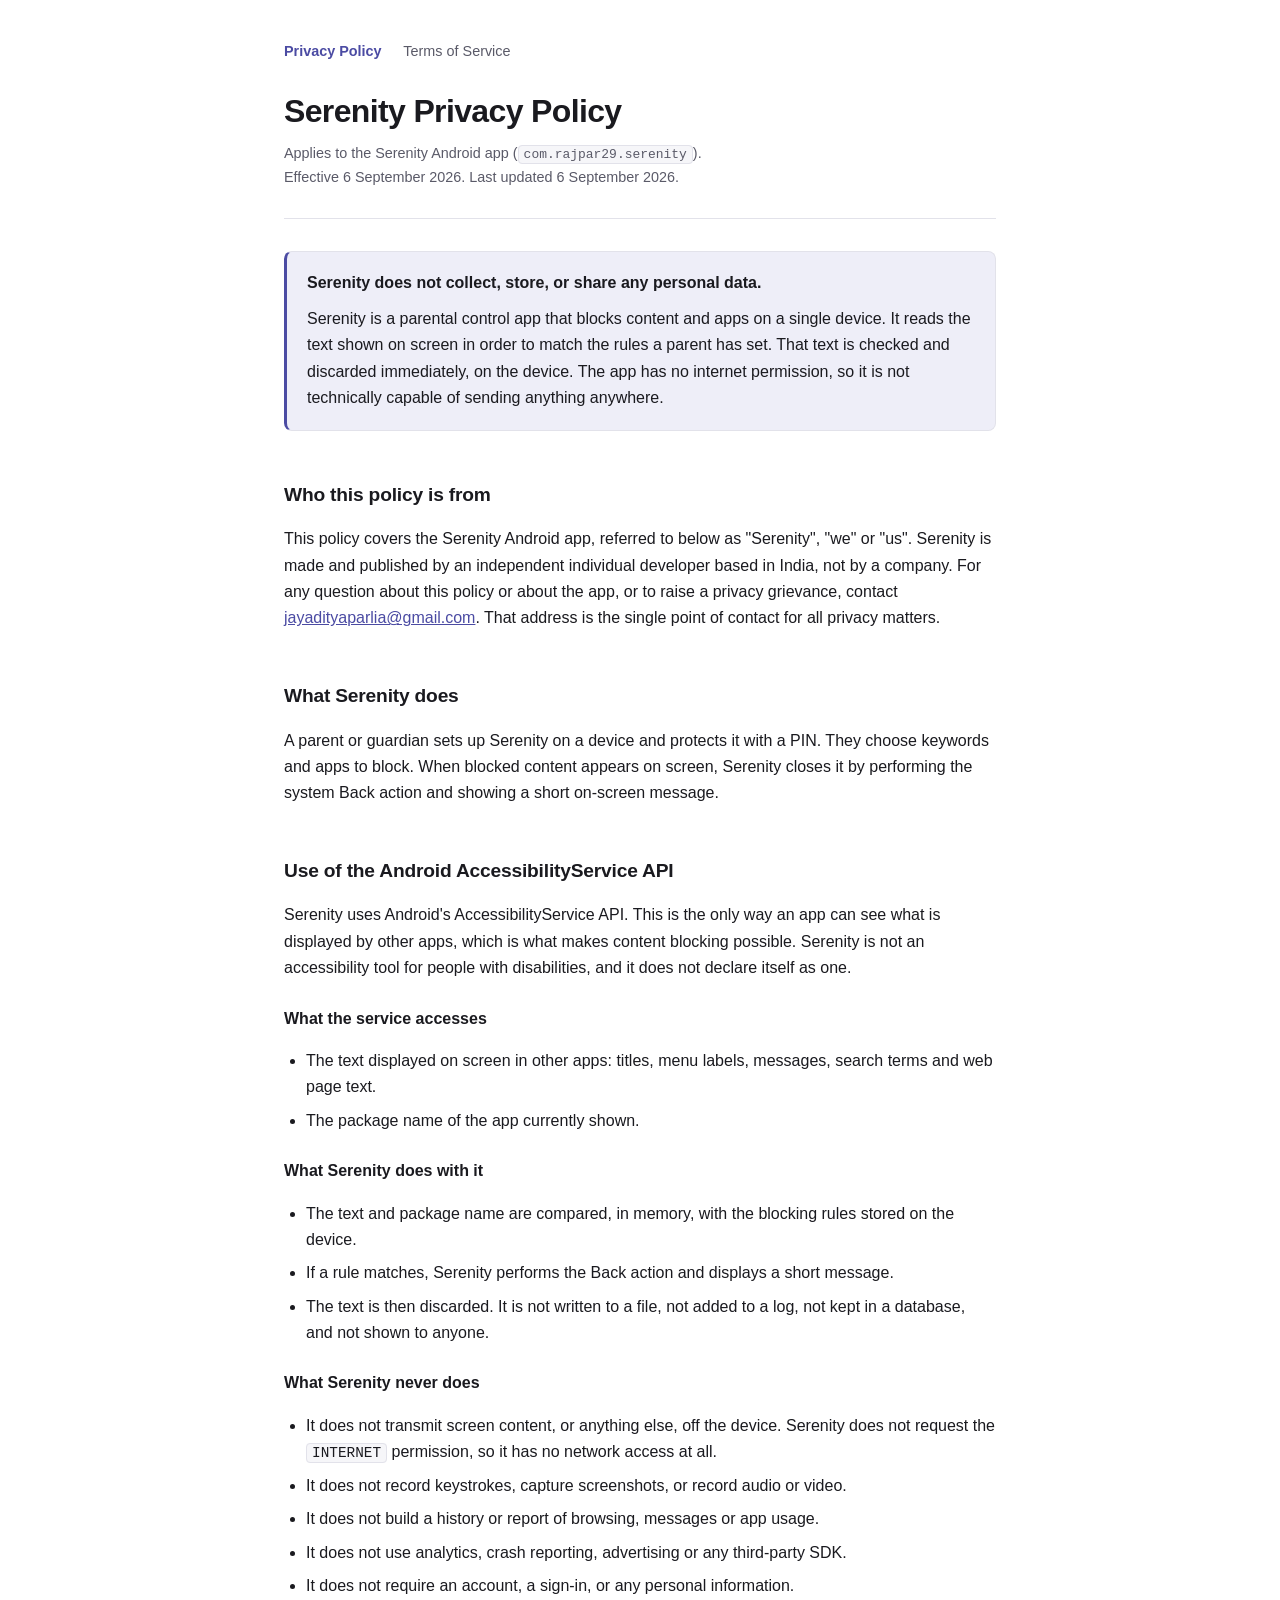
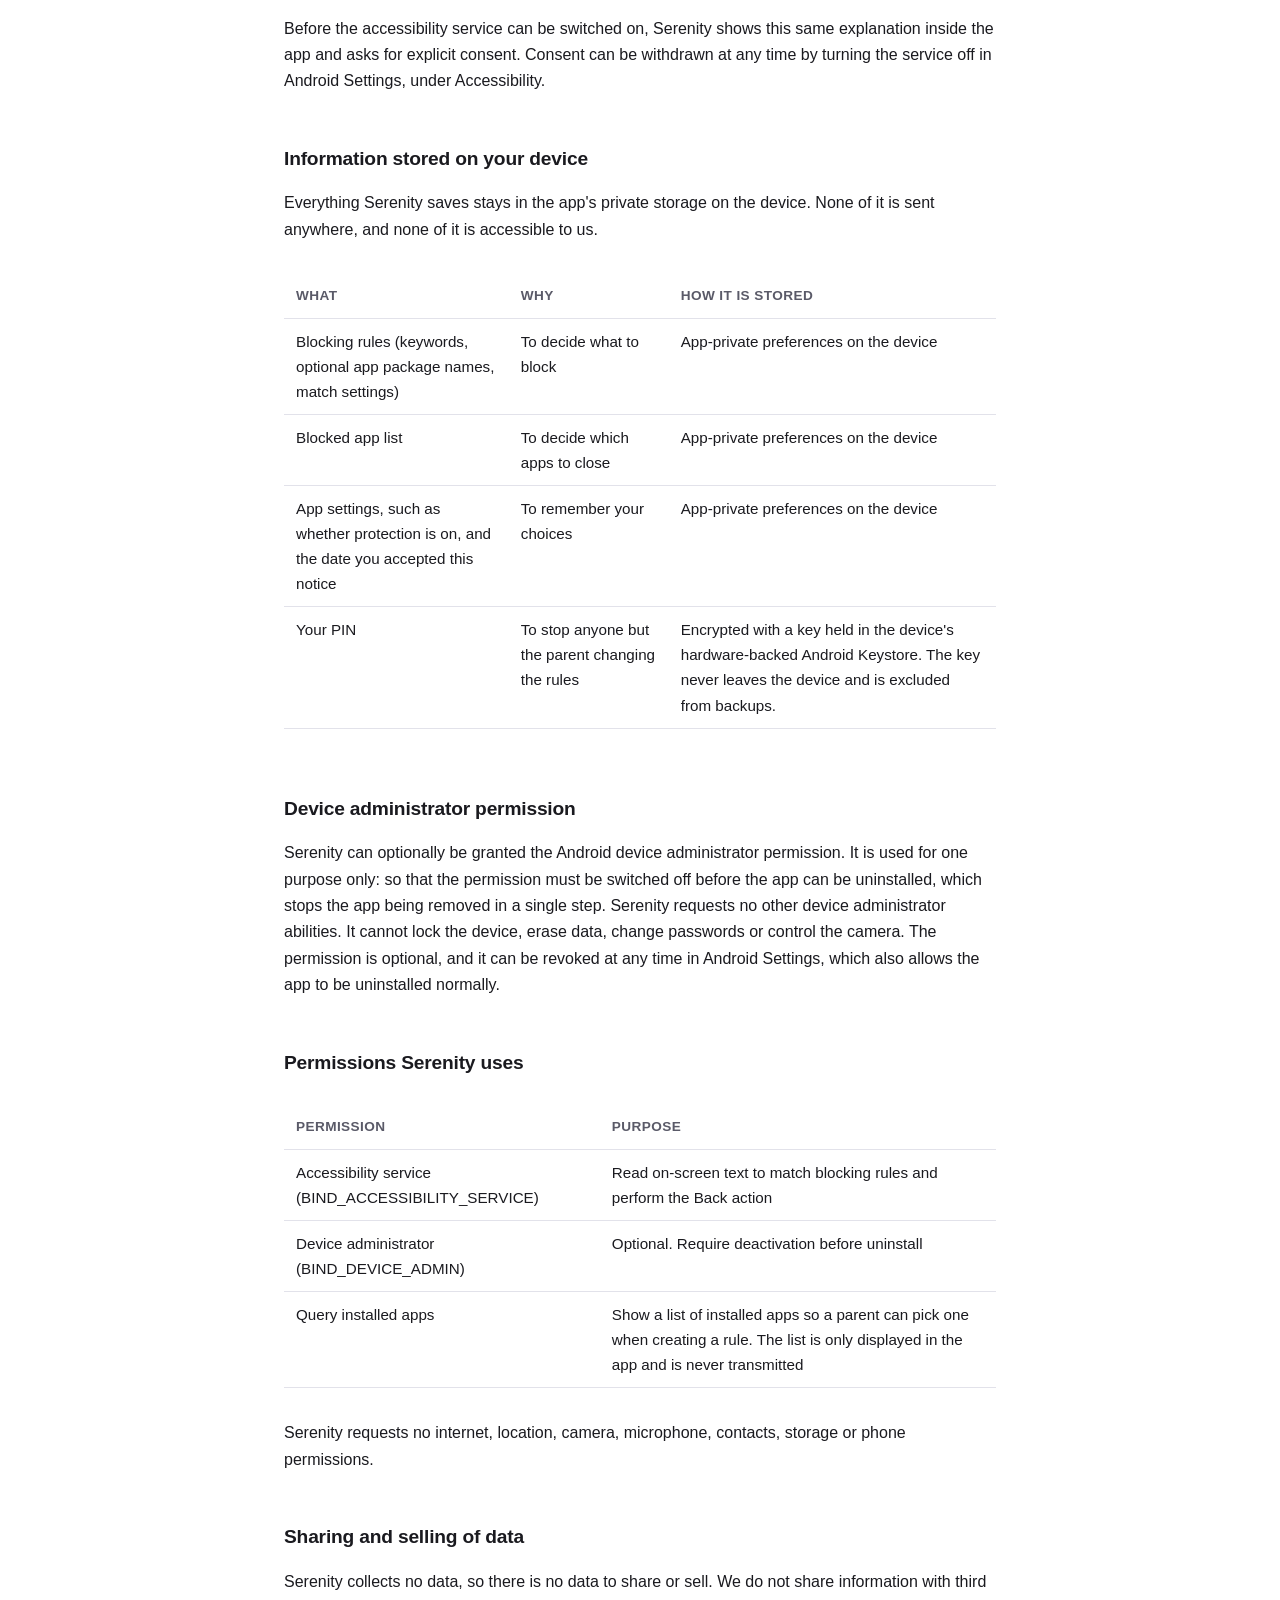
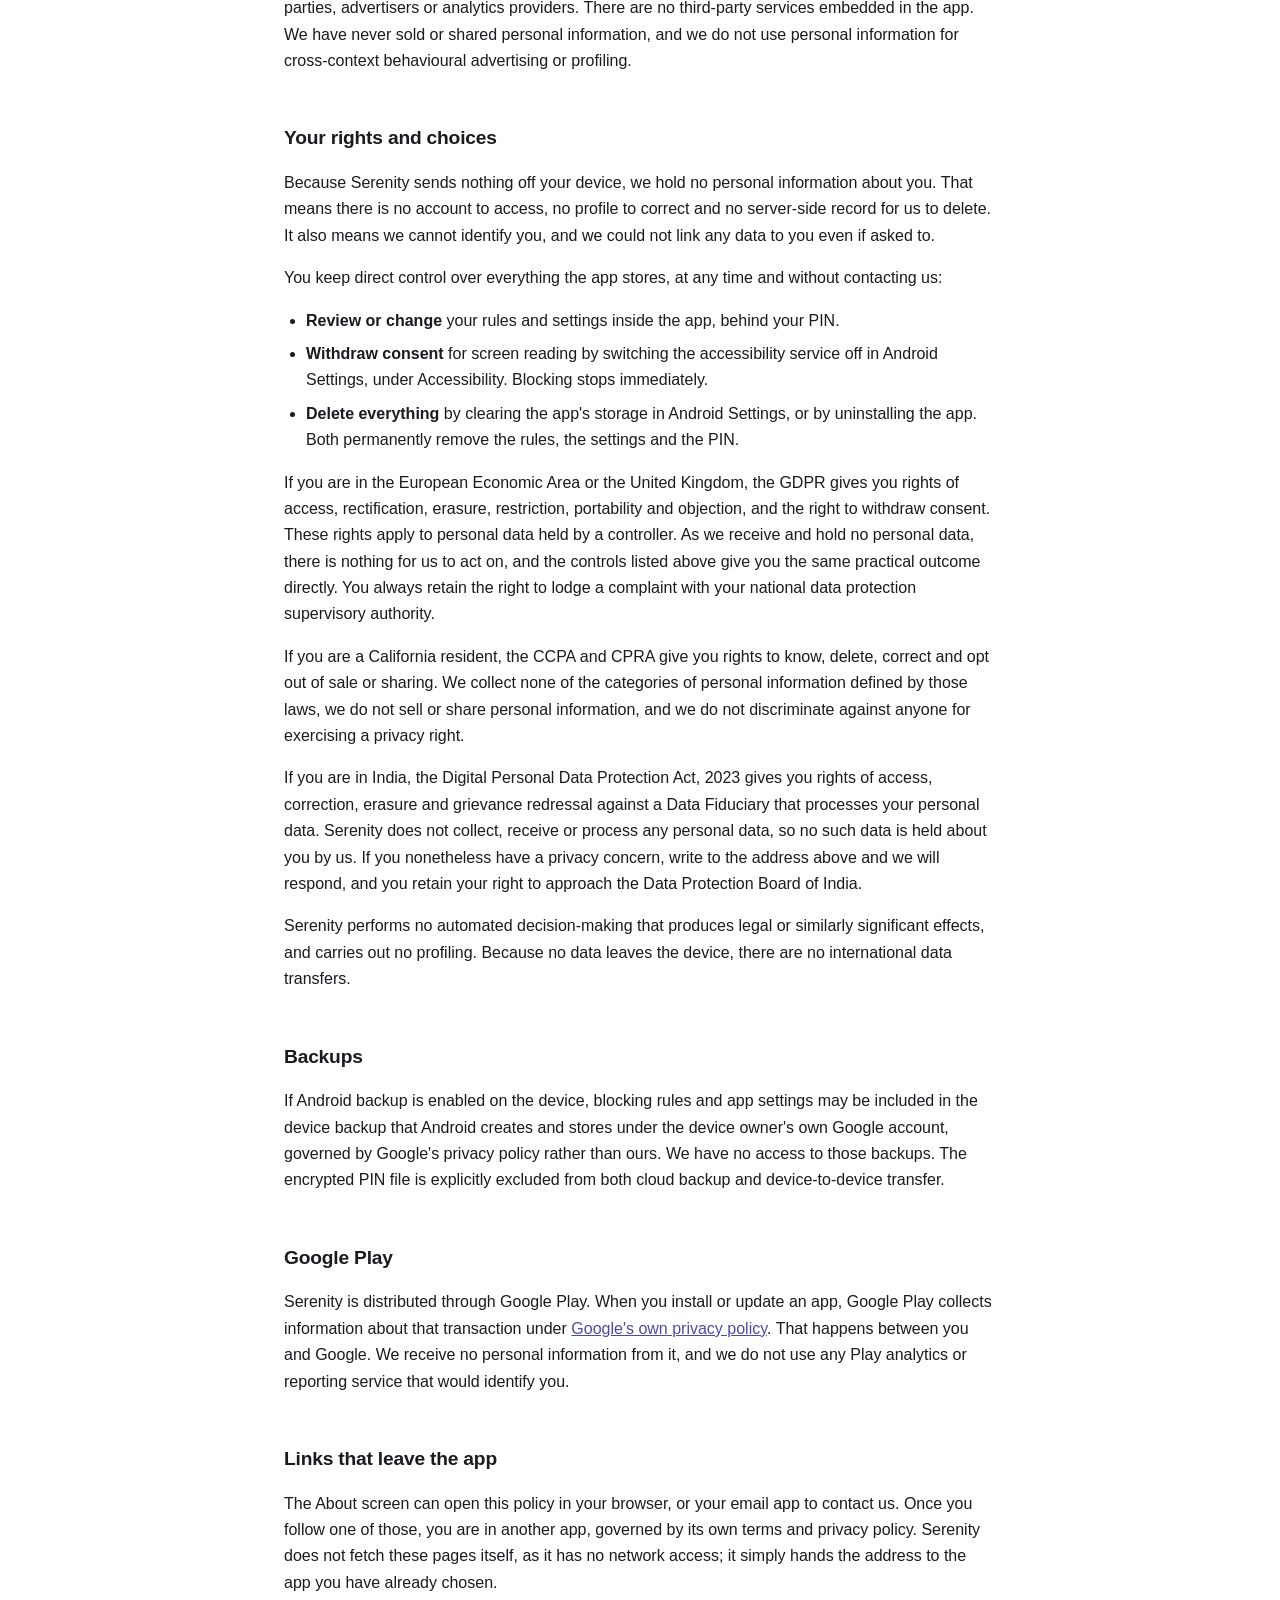
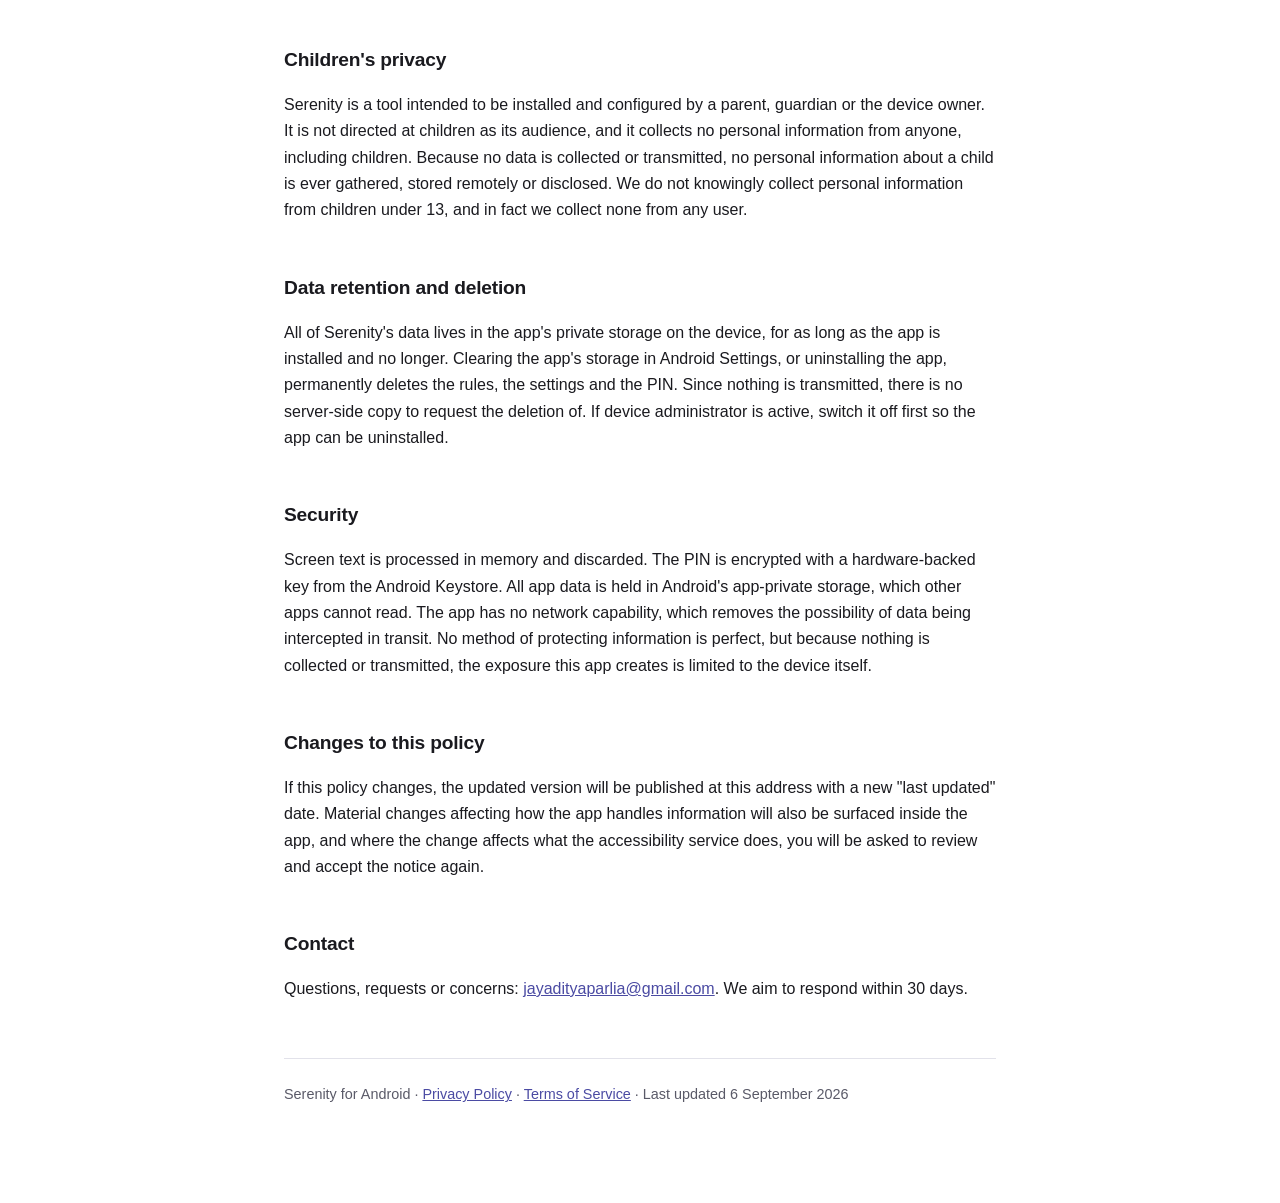
<file: index.html>
<!doctype html>
<html lang="en">
<head>
<meta charset="utf-8">
<meta name="viewport" content="width=device-width, initial-scale=1">
<title>Serenity Privacy Policy</title>
<meta name="description" content="Privacy policy for the Serenity Android app. Serenity processes on-screen text only on your device and collects no personal data.">
<link rel="stylesheet" href="style.css">
</head>
<body>
<div class="wrap">
<nav>
  <a href="./" class="here">Privacy Policy</a>
  <a href="terms.html">Terms of Service</a>
</nav>
<header>
  <h1>Serenity Privacy Policy</h1>
  <p class="meta">Applies to the Serenity Android app (<code>com.rajpar29.serenity</code>).<br>
  Effective 6 September 2026. Last updated 6 September 2026.</p>
</header>

<div class="lede">
  <p><strong>Serenity does not collect, store, or share any personal data.</strong></p>
  <p>Serenity is a parental control app that blocks content and apps on a single device. It reads
  the text shown on screen in order to match the rules a parent has set. That text is checked and
  discarded immediately, on the device. The app has no internet permission, so it is not
  technically capable of sending anything anywhere.</p>
</div>

<h2>Who this policy is from</h2>
<p>This policy covers the Serenity Android app, referred to below as "Serenity", "we" or "us".
Serenity is made and published by an independent individual developer based in India, not by a
company. For any question about this policy or about the app, or to raise a privacy grievance,
contact <a href="mailto:jayadityaparlia@gmail.com">jayadityaparlia@gmail.com</a>. That address is
the single point of contact for all privacy matters.</p>

<h2>What Serenity does</h2>
<p>A parent or guardian sets up Serenity on a device and protects it with a PIN. They choose
keywords and apps to block. When blocked content appears on screen, Serenity closes it by
performing the system Back action and showing a short on-screen message.</p>

<h2>Use of the Android AccessibilityService API</h2>
<p>Serenity uses Android's AccessibilityService API. This is the only way an app can see what is
displayed by other apps, which is what makes content blocking possible. Serenity is not an
accessibility tool for people with disabilities, and it does not declare itself as one.</p>

<h3>What the service accesses</h3>
<ul>
  <li>The text displayed on screen in other apps: titles, menu labels, messages, search terms and
  web page text.</li>
  <li>The package name of the app currently shown.</li>
</ul>

<h3>What Serenity does with it</h3>
<ul>
  <li>The text and package name are compared, in memory, with the blocking rules stored on the
  device.</li>
  <li>If a rule matches, Serenity performs the Back action and displays a short message.</li>
  <li>The text is then discarded. It is not written to a file, not added to a log, not kept in a
  database, and not shown to anyone.</li>
</ul>

<h3>What Serenity never does</h3>
<ul>
  <li>It does not transmit screen content, or anything else, off the device. Serenity does not
  request the <code>INTERNET</code> permission, so it has no network access at all.</li>
  <li>It does not record keystrokes, capture screenshots, or record audio or video.</li>
  <li>It does not build a history or report of browsing, messages or app usage.</li>
  <li>It does not use analytics, crash reporting, advertising or any third-party SDK.</li>
  <li>It does not require an account, a sign-in, or any personal information.</li>
</ul>

<p>Before the accessibility service can be switched on, Serenity shows this same explanation
inside the app and asks for explicit consent. Consent can be withdrawn at any time by turning the
service off in Android Settings, under Accessibility.</p>

<h2>Information stored on your device</h2>
<p>Everything Serenity saves stays in the app's private storage on the device. None of it is sent
anywhere, and none of it is accessible to us.</p>

<div class="scroll">
<table>
  <thead>
    <tr><th>What</th><th>Why</th><th>How it is stored</th></tr>
  </thead>
  <tbody>
    <tr>
      <td>Blocking rules (keywords, optional app package names, match settings)</td>
      <td>To decide what to block</td>
      <td>App-private preferences on the device</td>
    </tr>
    <tr>
      <td>Blocked app list</td>
      <td>To decide which apps to close</td>
      <td>App-private preferences on the device</td>
    </tr>
    <tr>
      <td>App settings, such as whether protection is on, and the date you accepted this notice</td>
      <td>To remember your choices</td>
      <td>App-private preferences on the device</td>
    </tr>
    <tr>
      <td>Your PIN</td>
      <td>To stop anyone but the parent changing the rules</td>
      <td>Encrypted with a key held in the device's hardware-backed Android Keystore. The key never
      leaves the device and is excluded from backups.</td>
    </tr>
  </tbody>
</table>
</div>

<h2>Device administrator permission</h2>
<p>Serenity can optionally be granted the Android device administrator permission. It is used for
one purpose only: so that the permission must be switched off before the app can be uninstalled,
which stops the app being removed in a single step. Serenity requests no other device
administrator abilities. It cannot lock the device, erase data, change passwords or control the
camera. The permission is optional, and it can be revoked at any time in Android Settings, which
also allows the app to be uninstalled normally.</p>

<h2>Permissions Serenity uses</h2>
<div class="scroll">
<table>
  <thead><tr><th>Permission</th><th>Purpose</th></tr></thead>
  <tbody>
    <tr><td>Accessibility service (BIND_ACCESSIBILITY_SERVICE)</td><td>Read on-screen text to match blocking rules and perform the Back action</td></tr>
    <tr><td>Device administrator (BIND_DEVICE_ADMIN)</td><td>Optional. Require deactivation before uninstall</td></tr>
    <tr><td>Query installed apps</td><td>Show a list of installed apps so a parent can pick one when creating a rule. The list is only displayed in the app and is never transmitted</td></tr>
  </tbody>
</table>
</div>
<p>Serenity requests no internet, location, camera, microphone, contacts, storage or phone
permissions.</p>

<h2>Sharing and selling of data</h2>
<p>Serenity collects no data, so there is no data to share or sell. We do not share information
with third parties, advertisers or analytics providers. There are no third-party services embedded
in the app. We have never sold or shared personal information, and we do not use personal
information for cross-context behavioural advertising or profiling.</p>

<h2>Your rights and choices</h2>
<p>Because Serenity sends nothing off your device, we hold no personal information about you. That
means there is no account to access, no profile to correct and no server-side record for us to
delete. It also means we cannot identify you, and we could not link any data to you even if asked
to.</p>
<p>You keep direct control over everything the app stores, at any time and without contacting us:</p>
<ul>
  <li><strong>Review or change</strong> your rules and settings inside the app, behind your PIN.</li>
  <li><strong>Withdraw consent</strong> for screen reading by switching the accessibility service
  off in Android Settings, under Accessibility. Blocking stops immediately.</li>
  <li><strong>Delete everything</strong> by clearing the app's storage in Android Settings, or by
  uninstalling the app. Both permanently remove the rules, the settings and the PIN.</li>
</ul>
<p>If you are in the European Economic Area or the United Kingdom, the GDPR gives you rights of
access, rectification, erasure, restriction, portability and objection, and the right to withdraw
consent. These rights apply to personal data held by a controller. As we receive and hold no
personal data, there is nothing for us to act on, and the controls listed above give you the same
practical outcome directly. You always retain the right to lodge a complaint with your national
data protection supervisory authority.</p>
<p>If you are a California resident, the CCPA and CPRA give you rights to know, delete, correct and
opt out of sale or sharing. We collect none of the categories of personal information defined by
those laws, we do not sell or share personal information, and we do not discriminate against
anyone for exercising a privacy right.</p>
<p>If you are in India, the Digital Personal Data Protection Act, 2023 gives you rights of access,
correction, erasure and grievance redressal against a Data Fiduciary that processes your personal
data. Serenity does not collect, receive or process any personal data, so no such data is held
about you by us. If you nonetheless have a privacy concern, write to the address above and we will
respond, and you retain your right to approach the Data Protection Board of India.</p>
<p>Serenity performs no automated decision-making that produces legal or similarly significant
effects, and carries out no profiling. Because no data leaves the device, there are no
international data transfers.</p>

<h2>Backups</h2>
<p>If Android backup is enabled on the device, blocking rules and app settings may be included in
the device backup that Android creates and stores under the device owner's own Google account,
governed by Google's privacy policy rather than ours. We have no access to those backups. The
encrypted PIN file is explicitly excluded from both cloud backup and device-to-device transfer.</p>

<h2>Google Play</h2>
<p>Serenity is distributed through Google Play. When you install or update an app, Google Play
collects information about that transaction under
<a href="https://policies.google.com/privacy" rel="noopener noreferrer">Google's own privacy
policy</a>. That happens between you and Google. We receive no personal information from it, and
we do not use any Play analytics or reporting service that would identify you.</p>

<h2>Links that leave the app</h2>
<p>The About screen can open this policy in your browser, or your email app to contact us. Once
you follow one of those, you are in another app, governed by its own terms and privacy policy.
Serenity does not fetch these pages itself, as it has no network access; it simply hands the
address to the app you have already chosen.</p>

<h2>Children's privacy</h2>
<p>Serenity is a tool intended to be installed and configured by a parent, guardian or the device
owner. It is not directed at children as its audience, and it collects no personal information
from anyone, including children. Because no data is collected or transmitted, no personal
information about a child is ever gathered, stored remotely or disclosed. We do not knowingly
collect personal information from children under 13, and in fact we collect none from any user.</p>

<h2>Data retention and deletion</h2>
<p>All of Serenity's data lives in the app's private storage on the device, for as long as the app
is installed and no longer. Clearing the app's storage in Android Settings, or uninstalling the
app, permanently deletes the rules, the settings and the PIN. Since nothing is transmitted, there
is no server-side copy to request the deletion of. If device administrator is active, switch it
off first so the app can be uninstalled.</p>

<h2>Security</h2>
<p>Screen text is processed in memory and discarded. The PIN is encrypted with a hardware-backed
key from the Android Keystore. All app data is held in Android's app-private storage, which other
apps cannot read. The app has no network capability, which removes the possibility of data being
intercepted in transit. No method of protecting information is perfect, but because nothing is
collected or transmitted, the exposure this app creates is limited to the device itself.</p>

<h2>Changes to this policy</h2>
<p>If this policy changes, the updated version will be published at this address with a new "last
updated" date. Material changes affecting how the app handles information will also be surfaced
inside the app, and where the change affects what the accessibility service does, you will be
asked to review and accept the notice again.</p>

<h2>Contact</h2>
<p>Questions, requests or concerns:
<a href="mailto:jayadityaparlia@gmail.com">jayadityaparlia@gmail.com</a>. We aim to respond within
30 days.</p>

<footer>
  Serenity for Android &middot; <a href="./">Privacy Policy</a> &middot;
  <a href="terms.html">Terms of Service</a> &middot; Last updated 6 September 2026
</footer>
</div>
</body>
</html>
</file>
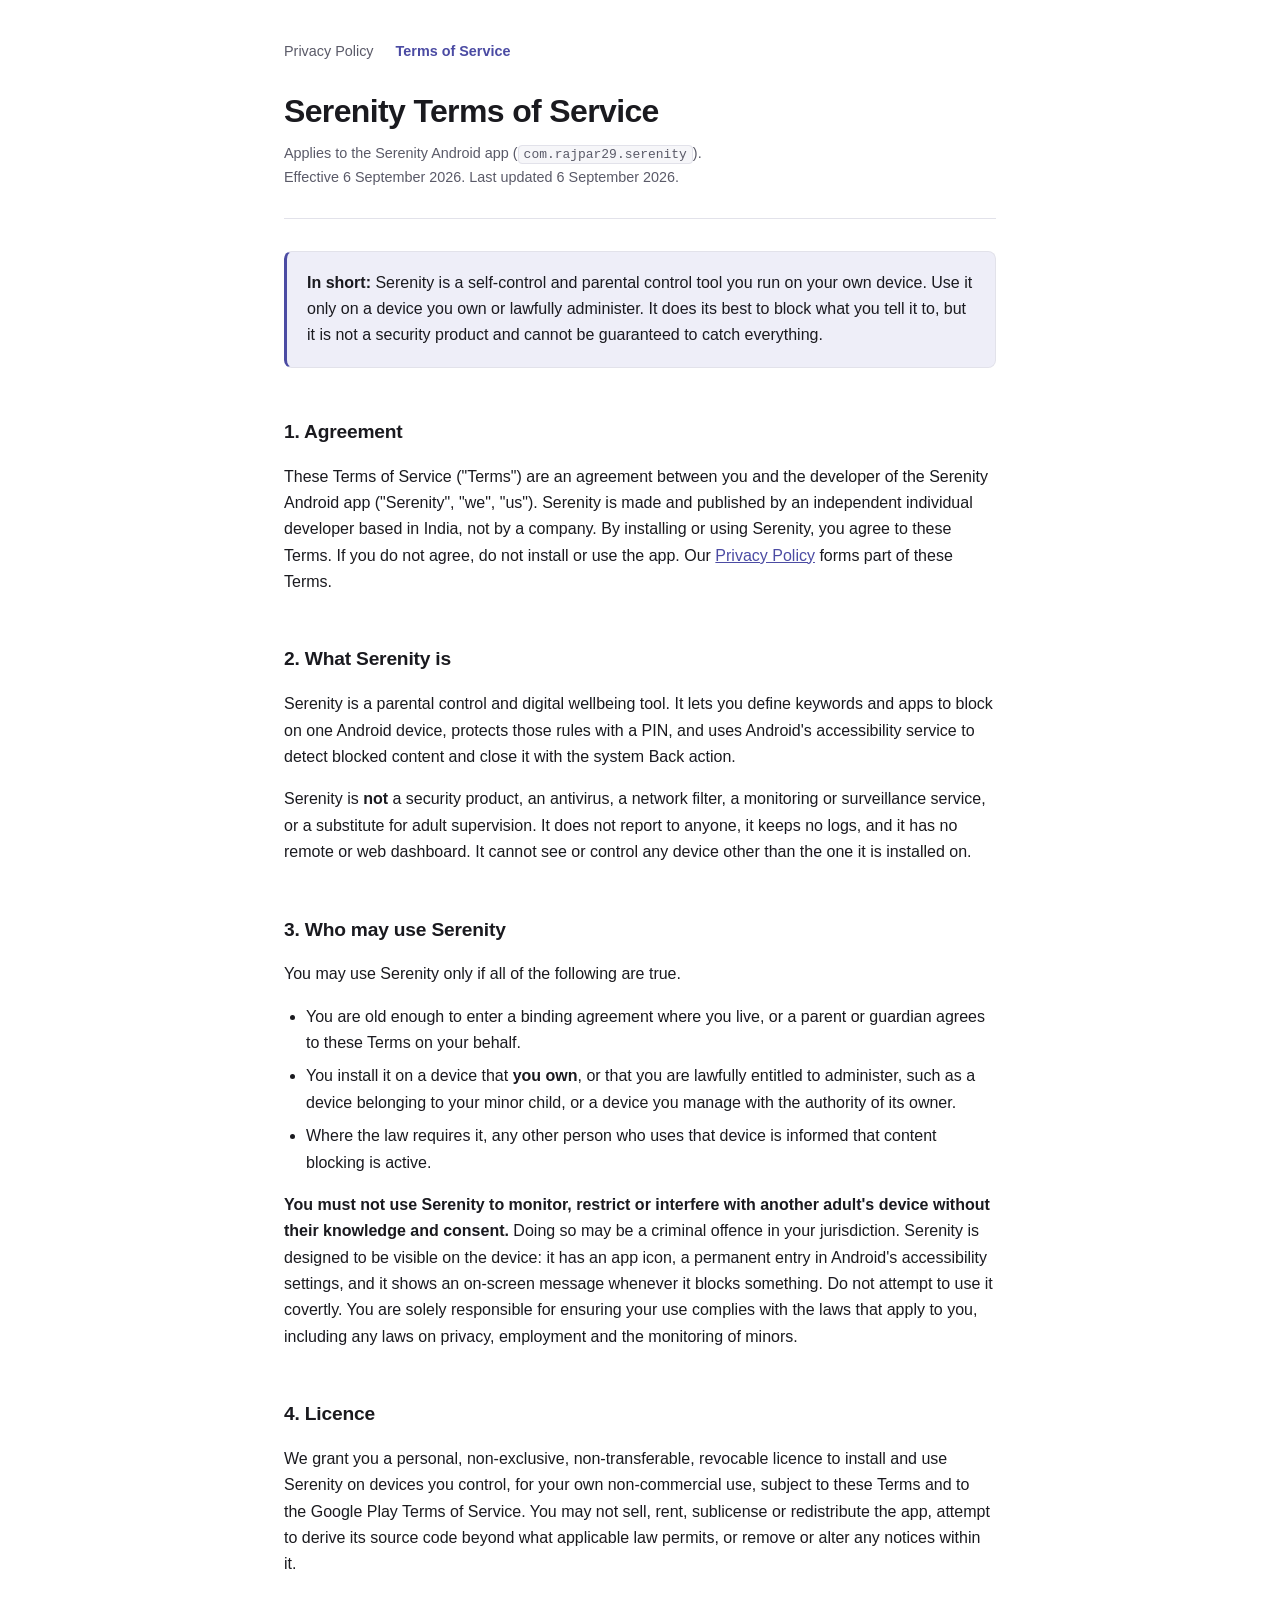
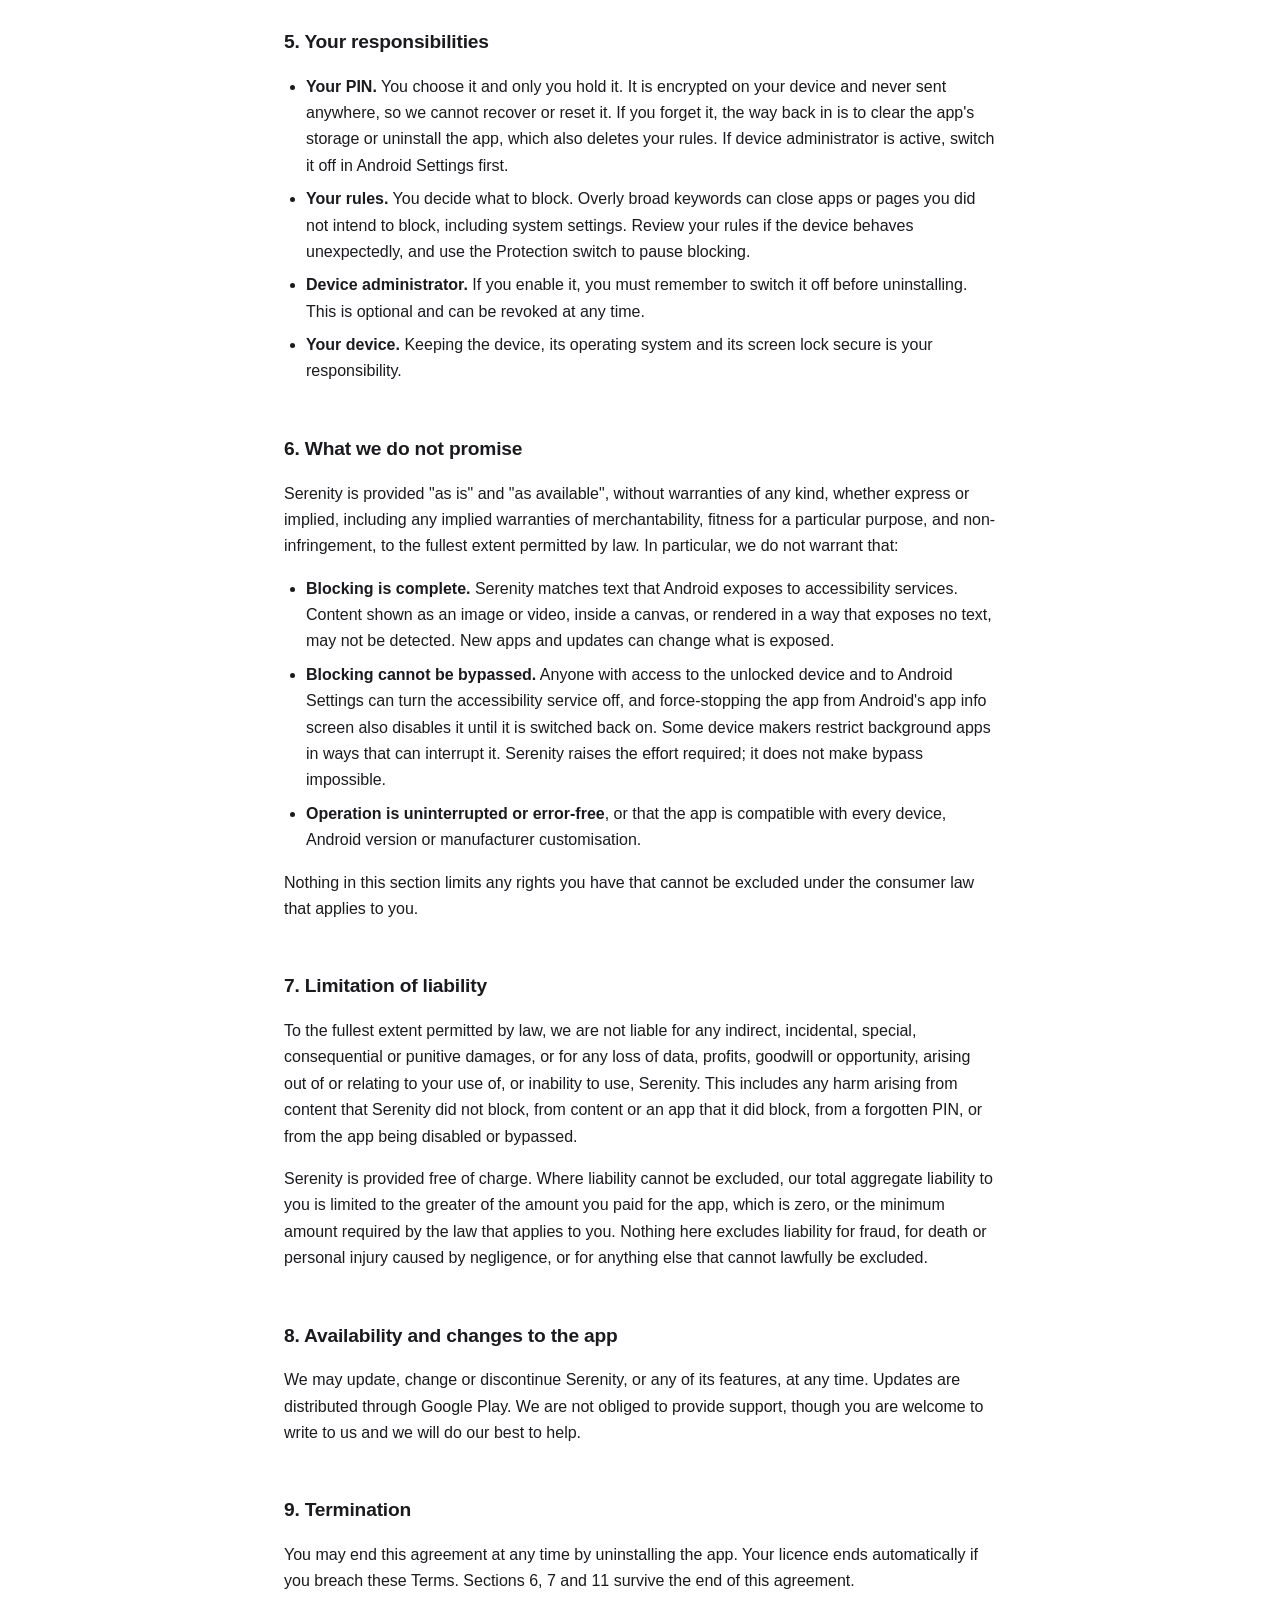
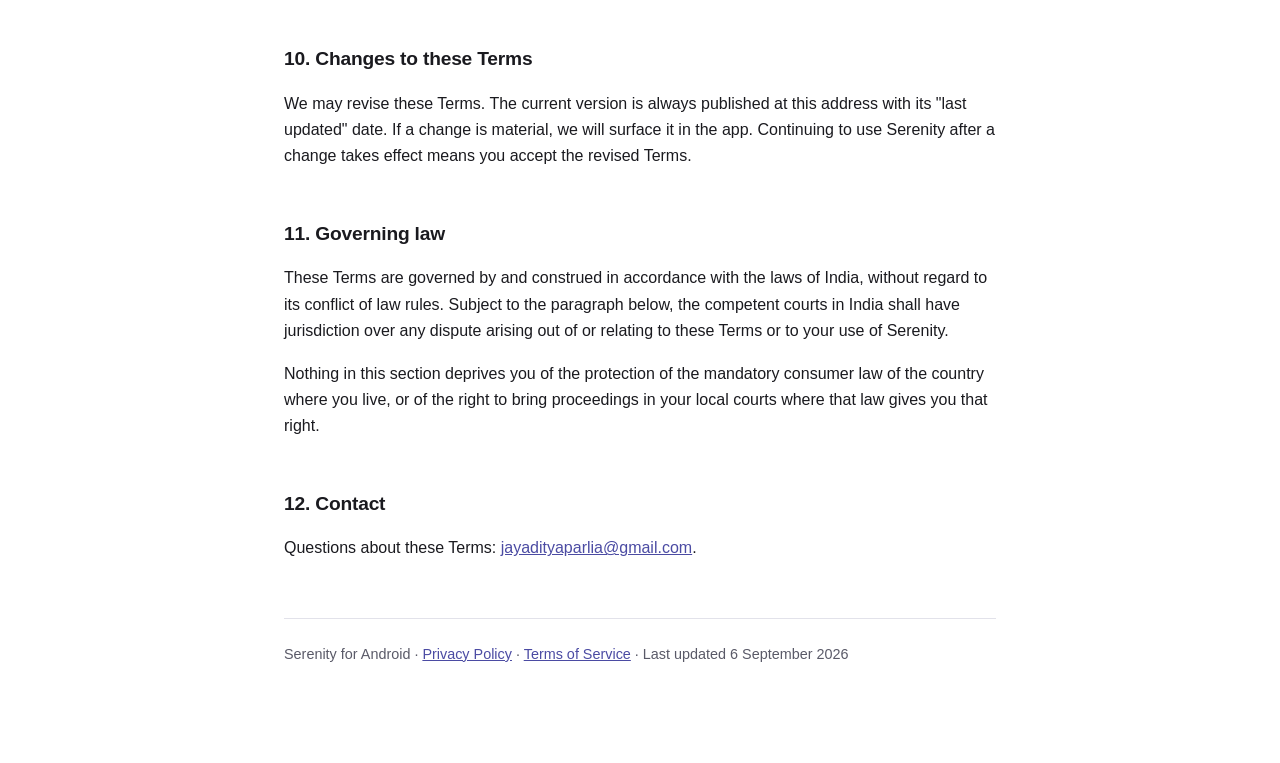
<file: terms.html>
<!doctype html>
<html lang="en">
<head>
<meta charset="utf-8">
<meta name="viewport" content="width=device-width, initial-scale=1">
<title>Serenity Terms of Service</title>
<meta name="description" content="Terms of Service for the Serenity Android app, a parental control and focus tool that blocks keywords and apps on a single device.">
<link rel="stylesheet" href="style.css">
</head>
<body>
<div class="wrap">
<nav>
  <a href="./">Privacy Policy</a>
  <a href="terms.html" class="here">Terms of Service</a>
</nav>
<header>
  <h1>Serenity Terms of Service</h1>
  <p class="meta">Applies to the Serenity Android app (<code>com.rajpar29.serenity</code>).<br>
  Effective 6 September 2026. Last updated 6 September 2026.</p>
</header>

<div class="lede">
  <p><strong>In short:</strong> Serenity is a self-control and parental control tool you run on
  your own device. Use it only on a device you own or lawfully administer. It does its best to
  block what you tell it to, but it is not a security product and cannot be guaranteed to catch
  everything.</p>
</div>

<h2>1. Agreement</h2>
<p>These Terms of Service ("Terms") are an agreement between you and the developer of the Serenity
Android app ("Serenity", "we", "us"). Serenity is made and published by an independent individual
developer based in India, not by a company. By installing or using Serenity, you agree to these
Terms. If you do not agree, do not install or use the app. Our <a href="./">Privacy Policy</a>
forms part of these Terms.</p>

<h2>2. What Serenity is</h2>
<p>Serenity is a parental control and digital wellbeing tool. It lets you define keywords and apps
to block on one Android device, protects those rules with a PIN, and uses Android's accessibility
service to detect blocked content and close it with the system Back action.</p>
<p>Serenity is <strong>not</strong> a security product, an antivirus, a network filter, a
monitoring or surveillance service, or a substitute for adult supervision. It does not report to
anyone, it keeps no logs, and it has no remote or web dashboard. It cannot see or control any
device other than the one it is installed on.</p>

<h2>3. Who may use Serenity</h2>
<p>You may use Serenity only if all of the following are true.</p>
<ul>
  <li>You are old enough to enter a binding agreement where you live, or a parent or guardian
  agrees to these Terms on your behalf.</li>
  <li>You install it on a device that <strong>you own</strong>, or that you are lawfully entitled
  to administer, such as a device belonging to your minor child, or a device you manage with the
  authority of its owner.</li>
  <li>Where the law requires it, any other person who uses that device is informed that content
  blocking is active.</li>
</ul>
<p><strong>You must not use Serenity to monitor, restrict or interfere with another adult's device
without their knowledge and consent.</strong> Doing so may be a criminal offence in your
jurisdiction. Serenity is designed to be visible on the device: it has an app icon, a permanent
entry in Android's accessibility settings, and it shows an on-screen message whenever it blocks
something. Do not attempt to use it covertly. You are solely responsible for ensuring your use
complies with the laws that apply to you, including any laws on privacy, employment and the
monitoring of minors.</p>

<h2>4. Licence</h2>
<p>We grant you a personal, non-exclusive, non-transferable, revocable licence to install and use
Serenity on devices you control, for your own non-commercial use, subject to these Terms and to
the Google Play Terms of Service. You may not sell, rent, sublicense or redistribute the app,
attempt to derive its source code beyond what applicable law permits, or remove or alter any
notices within it.</p>

<h2>5. Your responsibilities</h2>
<ul>
  <li><strong>Your PIN.</strong> You choose it and only you hold it. It is encrypted on your device
  and never sent anywhere, so we cannot recover or reset it. If you forget it, the way back in is
  to clear the app's storage or uninstall the app, which also deletes your rules. If device
  administrator is active, switch it off in Android Settings first.</li>
  <li><strong>Your rules.</strong> You decide what to block. Overly broad keywords can close apps
  or pages you did not intend to block, including system settings. Review your rules if the device
  behaves unexpectedly, and use the Protection switch to pause blocking.</li>
  <li><strong>Device administrator.</strong> If you enable it, you must remember to switch it off
  before uninstalling. This is optional and can be revoked at any time.</li>
  <li><strong>Your device.</strong> Keeping the device, its operating system and its screen lock
  secure is your responsibility.</li>
</ul>

<h2>6. What we do not promise</h2>
<p>Serenity is provided "as is" and "as available", without warranties of any kind, whether
express or implied, including any implied warranties of merchantability, fitness for a particular
purpose, and non-infringement, to the fullest extent permitted by law. In particular, we do not
warrant that:</p>
<ul>
  <li><strong>Blocking is complete.</strong> Serenity matches text that Android exposes to
  accessibility services. Content shown as an image or video, inside a canvas, or rendered in a way
  that exposes no text, may not be detected. New apps and updates can change what is exposed.</li>
  <li><strong>Blocking cannot be bypassed.</strong> Anyone with access to the unlocked device and
  to Android Settings can turn the accessibility service off, and force-stopping the app from
  Android's app info screen also disables it until it is switched back on. Some device makers
  restrict background apps in ways that can interrupt it. Serenity raises the effort required; it
  does not make bypass impossible.</li>
  <li><strong>Operation is uninterrupted or error-free</strong>, or that the app is compatible with
  every device, Android version or manufacturer customisation.</li>
</ul>
<p>Nothing in this section limits any rights you have that cannot be excluded under the consumer
law that applies to you.</p>

<h2>7. Limitation of liability</h2>
<p>To the fullest extent permitted by law, we are not liable for any indirect, incidental, special,
consequential or punitive damages, or for any loss of data, profits, goodwill or opportunity,
arising out of or relating to your use of, or inability to use, Serenity. This includes any harm
arising from content that Serenity did not block, from content or an app that it did block, from a
forgotten PIN, or from the app being disabled or bypassed.</p>
<p>Serenity is provided free of charge. Where liability cannot be excluded, our total aggregate
liability to you is limited to the greater of the amount you paid for the app, which is zero, or
the minimum amount required by the law that applies to you. Nothing here excludes liability for
fraud, for death or personal injury caused by negligence, or for anything else that cannot lawfully
be excluded.</p>

<h2>8. Availability and changes to the app</h2>
<p>We may update, change or discontinue Serenity, or any of its features, at any time. Updates are
distributed through Google Play. We are not obliged to provide support, though you are welcome to
write to us and we will do our best to help.</p>

<h2>9. Termination</h2>
<p>You may end this agreement at any time by uninstalling the app. Your licence ends automatically
if you breach these Terms. Sections 6, 7 and 11 survive the end of this agreement.</p>

<h2>10. Changes to these Terms</h2>
<p>We may revise these Terms. The current version is always published at this address with its
"last updated" date. If a change is material, we will surface it in the app. Continuing to use
Serenity after a change takes effect means you accept the revised Terms.</p>

<h2>11. Governing law</h2>
<p>These Terms are governed by and construed in accordance with the laws of India, without regard
to its conflict of law rules. Subject to the paragraph below, the competent courts in India shall
have jurisdiction over any dispute arising out of or relating to these Terms or to your use of
Serenity.</p>
<p>Nothing in this section deprives you of the protection of the mandatory consumer law of the
country where you live, or of the right to bring proceedings in your local courts where that law
gives you that right.</p>

<h2>12. Contact</h2>
<p>Questions about these Terms:
<a href="mailto:jayadityaparlia@gmail.com">jayadityaparlia@gmail.com</a>.</p>

<footer>
  Serenity for Android &middot; <a href="./">Privacy Policy</a> &middot;
  <a href="terms.html">Terms of Service</a> &middot; Last updated 6 September 2026
</footer>
</div>
</body>
</html>
</file>
<file: style.css>
:root {
  --bg: #ffffff;
  --surface: #f6f6f9;
  --border: #e2e2ea;
  --text: #1a1a1f;
  --muted: #5a5a68;
  --accent: #4b4ba3;
  --accent-soft: #eeeef8;
}
@media (prefers-color-scheme: dark) {
  :root {
    --bg: #121216;
    --surface: #1b1b21;
    --border: #2c2c36;
    --text: #ececf1;
    --muted: #a2a2b0;
    --accent: #a8a8f0;
    --accent-soft: #1e1e2c;
  }
}
* { box-sizing: border-box; }
body {
  margin: 0;
  background: var(--bg);
  color: var(--text);
  font: 16px/1.65 -apple-system, BlinkMacSystemFont, "Segoe UI", Roboto, Helvetica, Arial, sans-serif;
  -webkit-text-size-adjust: 100%;
}
.wrap { max-width: 760px; margin: 0 auto; padding: 40px 24px 96px; }
nav { margin-bottom: 28px; font-size: 0.9rem; }
nav a { color: var(--muted); text-decoration: none; margin-right: 18px; }
nav a:hover { color: var(--accent); text-decoration: underline; }
nav a.here { color: var(--accent); font-weight: 600; }
header { border-bottom: 1px solid var(--border); padding-bottom: 28px; margin-bottom: 32px; }
h1 { font-size: 2rem; line-height: 1.2; margin: 0 0 12px; letter-spacing: -0.02em; }
h2 { font-size: 1.2rem; margin: 40px 0 12px; letter-spacing: -0.01em; padding-top: 8px; }
h3 { font-size: 1rem; margin: 24px 0 8px; }
.meta { color: var(--muted); font-size: 0.9rem; margin: 0; }
.lede {
  background: var(--accent-soft);
  border: 1px solid var(--border);
  border-left: 3px solid var(--accent);
  border-radius: 8px;
  padding: 18px 20px;
  margin: 28px 0 8px;
}
.lede p { margin: 0; }
.lede p + p { margin-top: 10px; }
ul { padding-left: 22px; }
li { margin: 7px 0; }
a { color: var(--accent); }
code {
  background: var(--surface); border: 1px solid var(--border);
  border-radius: 4px; padding: 1px 5px; font-size: 0.9em;
}
table { border-collapse: collapse; width: 100%; margin: 16px 0; font-size: 0.95rem; }
th, td { text-align: left; padding: 10px 12px; border-bottom: 1px solid var(--border); vertical-align: top; }
th { color: var(--muted); font-weight: 600; font-size: 0.85rem; text-transform: uppercase; letter-spacing: 0.03em; }
.scroll { overflow-x: auto; }
footer {
  margin-top: 56px; padding-top: 24px;
  border-top: 1px solid var(--border); color: var(--muted); font-size: 0.9rem;
}
</file>
